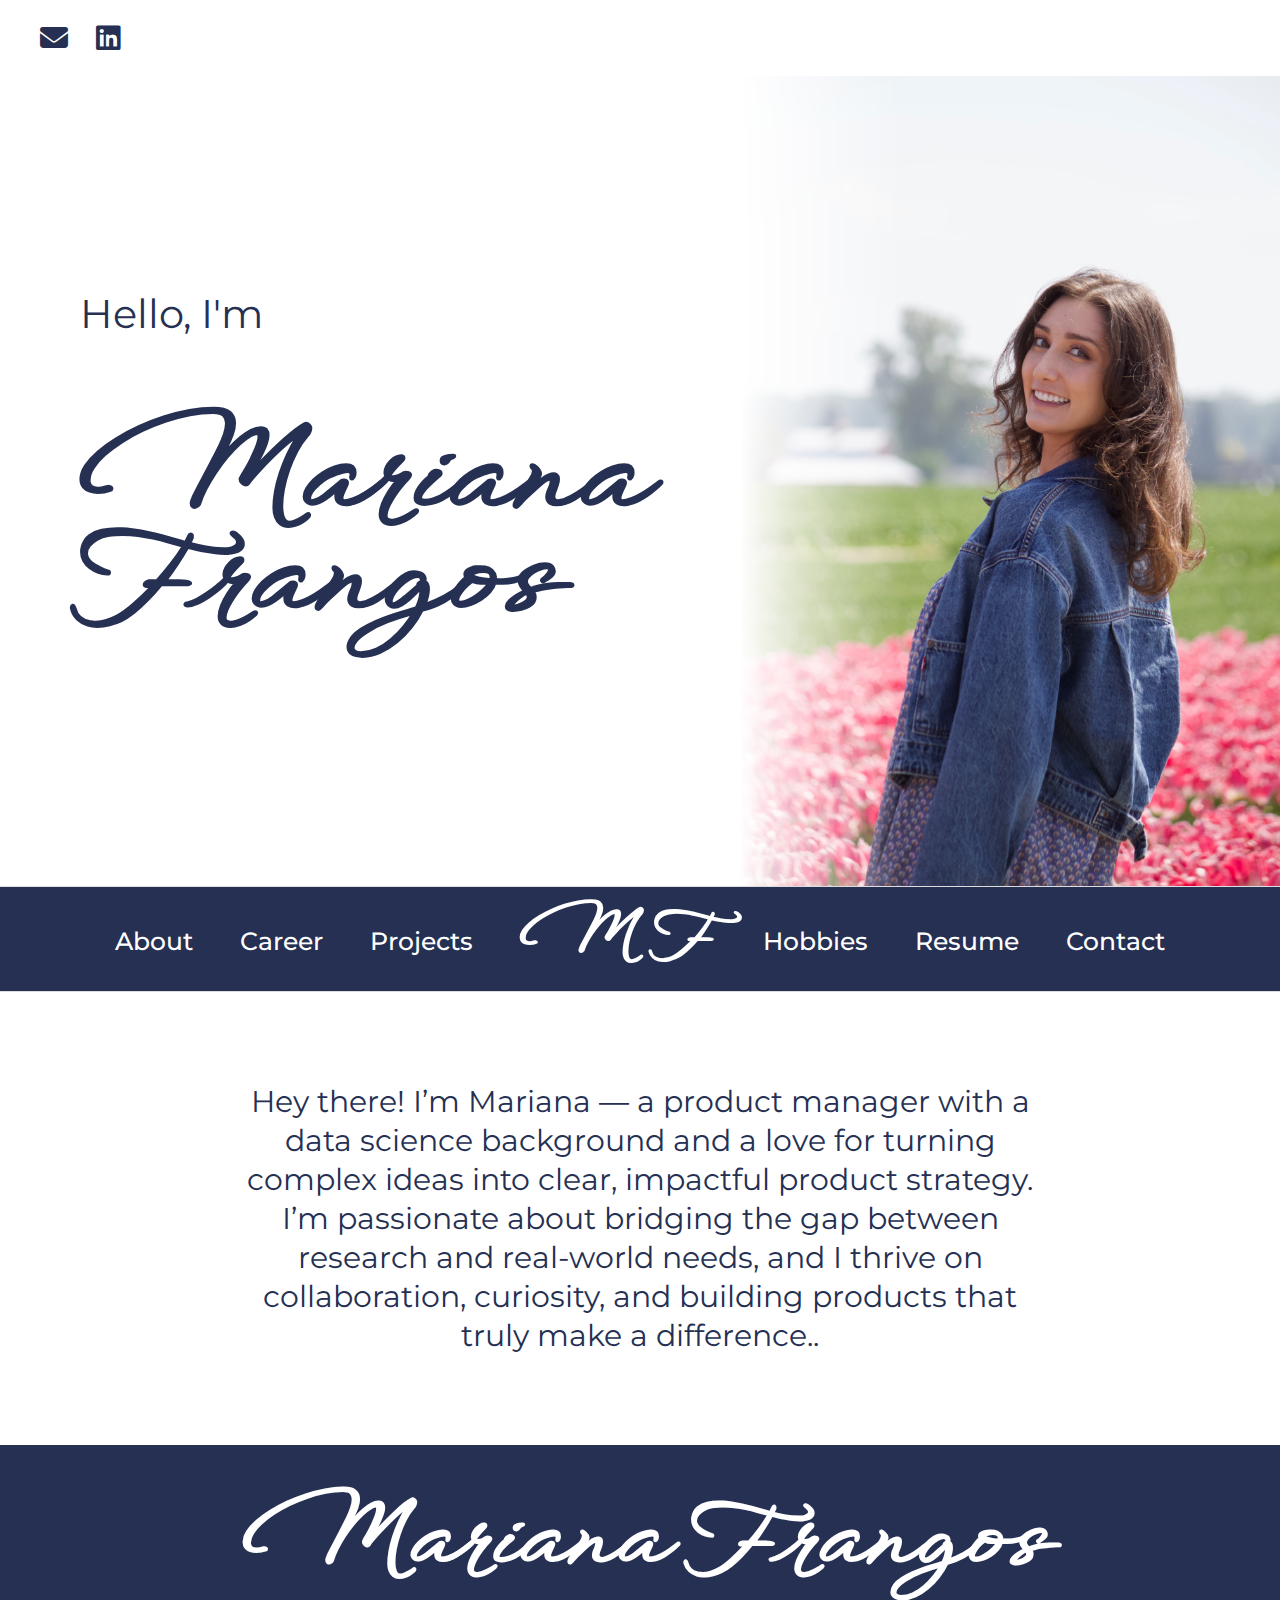
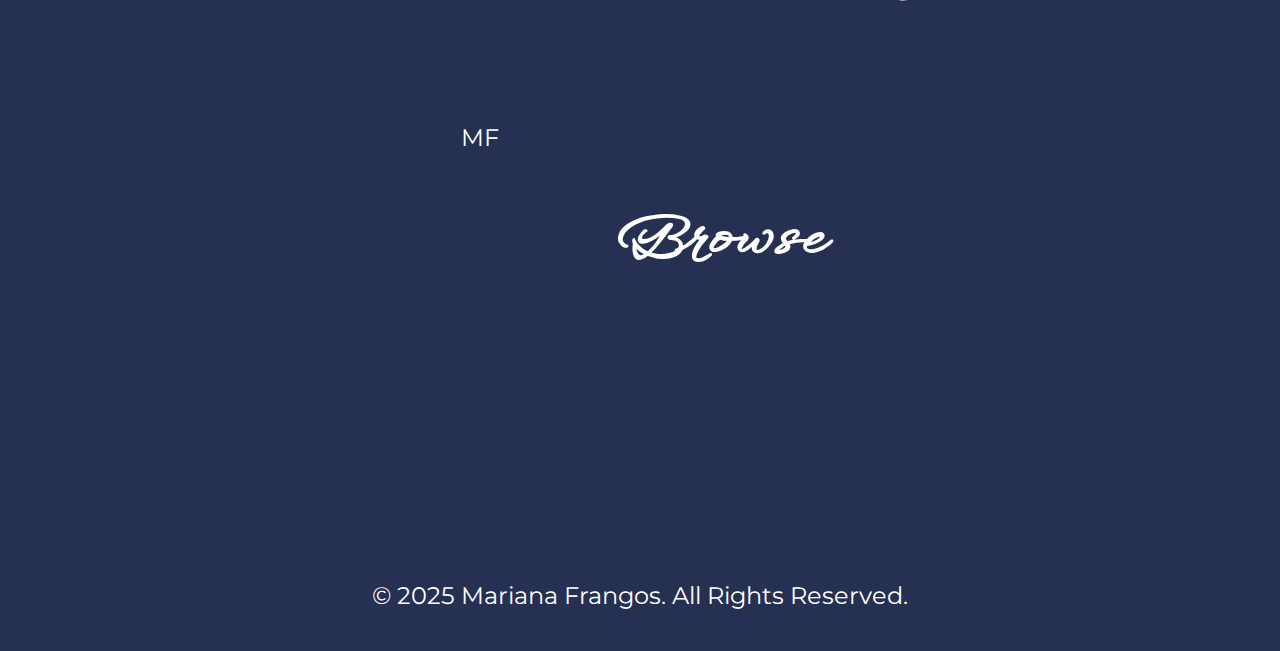
<file: index.html>
<!DOCTYPE html>
<html lang="en">
<head>
  <meta charset="UTF-8" />
  <meta name="viewport" content="width=device-width, initial-scale=1.0" />
  <title>Mariana Frangos</title>
  <link rel="stylesheet" href="style.css" />
  <link href="https://fonts.googleapis.com/css2?family=Montserrat:wght@400;600&family=WindSong&display=swap" rel="stylesheet">
  <link rel="stylesheet" href="https://cdnjs.cloudflare.com/ajax/libs/font-awesome/6.5.0/css/all.min.css" />
</head>
<body>
  <!-- Header with LinkedIn and Email -->
  <header class="top-header">
  <div class="contact-links">
    <a href="mailto:marianafrangos@gmail.com" aria-label="Email">
      <i class="fas fa-envelope"></i>
    </a>
    <a href="https://www.linkedin.com/in/mariana-frangos-423876197/" target="_blank" aria-label="LinkedIn">
      <i class="fab fa-linkedin"></i>
    </a>
  </div>
</header>


  <!-- Hero Section -->
  <section class="hero">
  <div class="hero-text">
    <p class="intro-text">Hello, I'm</p>
    <h1 class="main-name">Mariana Frangos</h1>
  </div>
  <div class="hero-image">
    <img src="IMG_4779.JPG" alt="Mariana Frangos" />
  </div>
</section>


  <!-- Navigation Ribbon -->
  <nav class="nav-ribbon">
    <a href="about.html">About</a>
    <a href="career.html">Career</a>
    <a href="projects.html">Projects</a>
    <span class="initials">M F</span>
    <a href="hobbies.html">Hobbies</a>
    <a href="resume.html">Resume</a>
    <a href="contact.html">Contact</a>
  </nav>

  <!-- Quote / Blurb Section -->
  <section class="blurb">
    <p>Hey there! I’m Mariana — a product manager with a data science background and a love for turning complex ideas into clear, impactful product strategy. I’m passionate about bridging the gap between research and real-world needs, and I thrive on collaboration, curiosity, and building products that truly make a difference..</p>
  </section>

  <!-- Footer -->
  <footer>
    <div class="footer-content">
      <div class="footer-name">Mariana Frangos</div>
      <div class="footer-initials">MF</div>
      <div class="footer-browse">
        <h4>Browse</h4>
        <ul>
          <li><a href="about.html">About</a></li>
          <li><a href="career.html">Career</a></li>
          <li><a href="projects.html">Projects</a></li>
          <li><a href="hobbies.html">Hobbies</a></li>
          <li><a href="resume.html">Resume</a></li>
          <li><a href="contact.html">Contact</a></li>
        </ul>
      </div>
    </div>
    <div class="footer-bottom">&copy; 2025 Mariana Frangos. All Rights Reserved.</div>
  </footer>
</body>
</html>
</file>
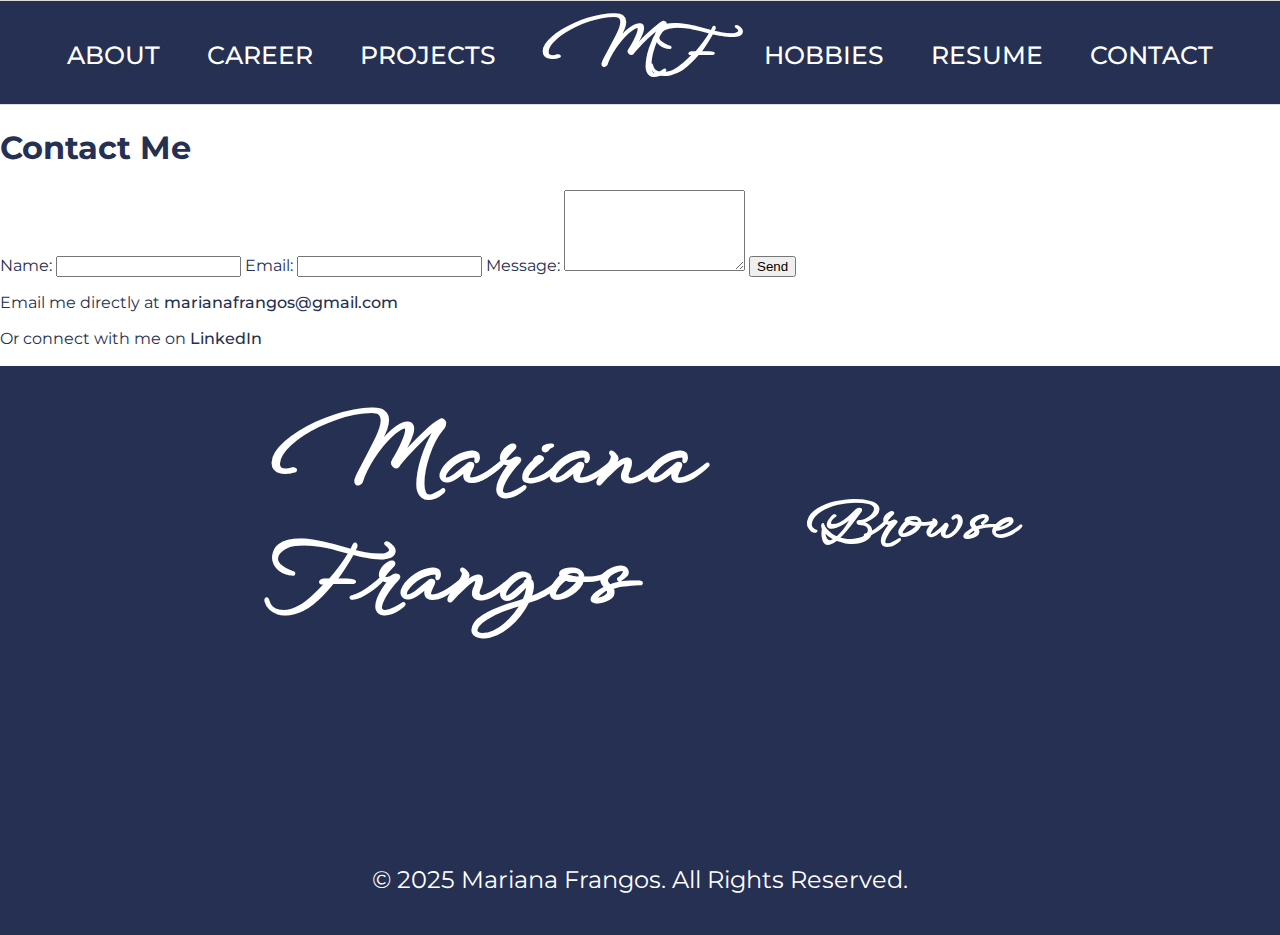
<file: contact.html>
<!DOCTYPE html>
<html lang="en">
<head>
  <meta charset="UTF-8" />
  <meta name="viewport" content="width=device-width, initial-scale=1.0" />
  <title>About — Mariana Frangos</title>
  <link rel="stylesheet" href="style.css" />
  <link href="https://fonts.googleapis.com/css2?family=Montserrat:wght@400;600&family=WindSong&display=swap" rel="stylesheet" />
  <link rel="stylesheet" href="https://cdnjs.cloudflare.com/ajax/libs/font-awesome/6.5.0/css/all.min.css" />
</head>
<body>

  <!-- Navbar -->
  <nav class="nav-ribbon">
    <a href="about.html">ABOUT</a>
    <a href="career.html">CAREER</a>
    <a href="projects.html">PROJECTS</a>
    <a href="index.html" class="initials">MF</a>
    <a href="hobbies.html">HOBBIES</a>
    <a href="resume.html">RESUME</a>
    <a href="contact.html">CONTACT</a>
  </nav>

  <!-- Main content -->
    <h1>Contact Me</h1>
    
    <!-- Contact form -->
<form action="mailto:marianafrangos@gmail.com" method="POST" enctype="text/plain">
  <label for="name">Name:</label>
  <input type="text" id="name" name="name" required />

  <label for="email">Email:</label>
  <input type="email" id="email" name="email" required />

  <label for="message">Message:</label>
  <textarea id="message" name="message" rows="5" required></textarea>

  <button type="submit">Send</button>
</form>

    <!-- Or contact directly -->
   <div class="contact-links-contact">
  <p>Email me directly at <a href="mailto:marianafrangos@gmail.com">marianafrangos@gmail.com</a></p>
  <p>Or connect with me on <a href="https://www.linkedin.com/in/mariana-frangos-423876197/" target="_blank">LinkedIn</a></p>
</div>

  <!-- Footer -->
<footer>
    <div class="footer-content">
      <div class="footer-name">Mariana <br>Frangos</div>
      <div class="footer-browse">
        <h4>Browse</h4>
        <ul>
          <li><a href="about.html">ABOUT</a></li>
          <li><a href="career.html">CAREER</a></li>
          <li><a href="projects.html">PROJECTS</a></li>
          <li><a href="hobbies.html">HOBBIES</a></li>
          <li><a href="resume.html">RESUME</a></li>
          <li><a href="contact.html">CONTACT</a></li>
        </ul>
      </div>
    </div>
    <div class="footer-bottom">&copy; 2025 Mariana Frangos. All Rights Reserved.</div>
  </footer>

</body>
</html>
</file>
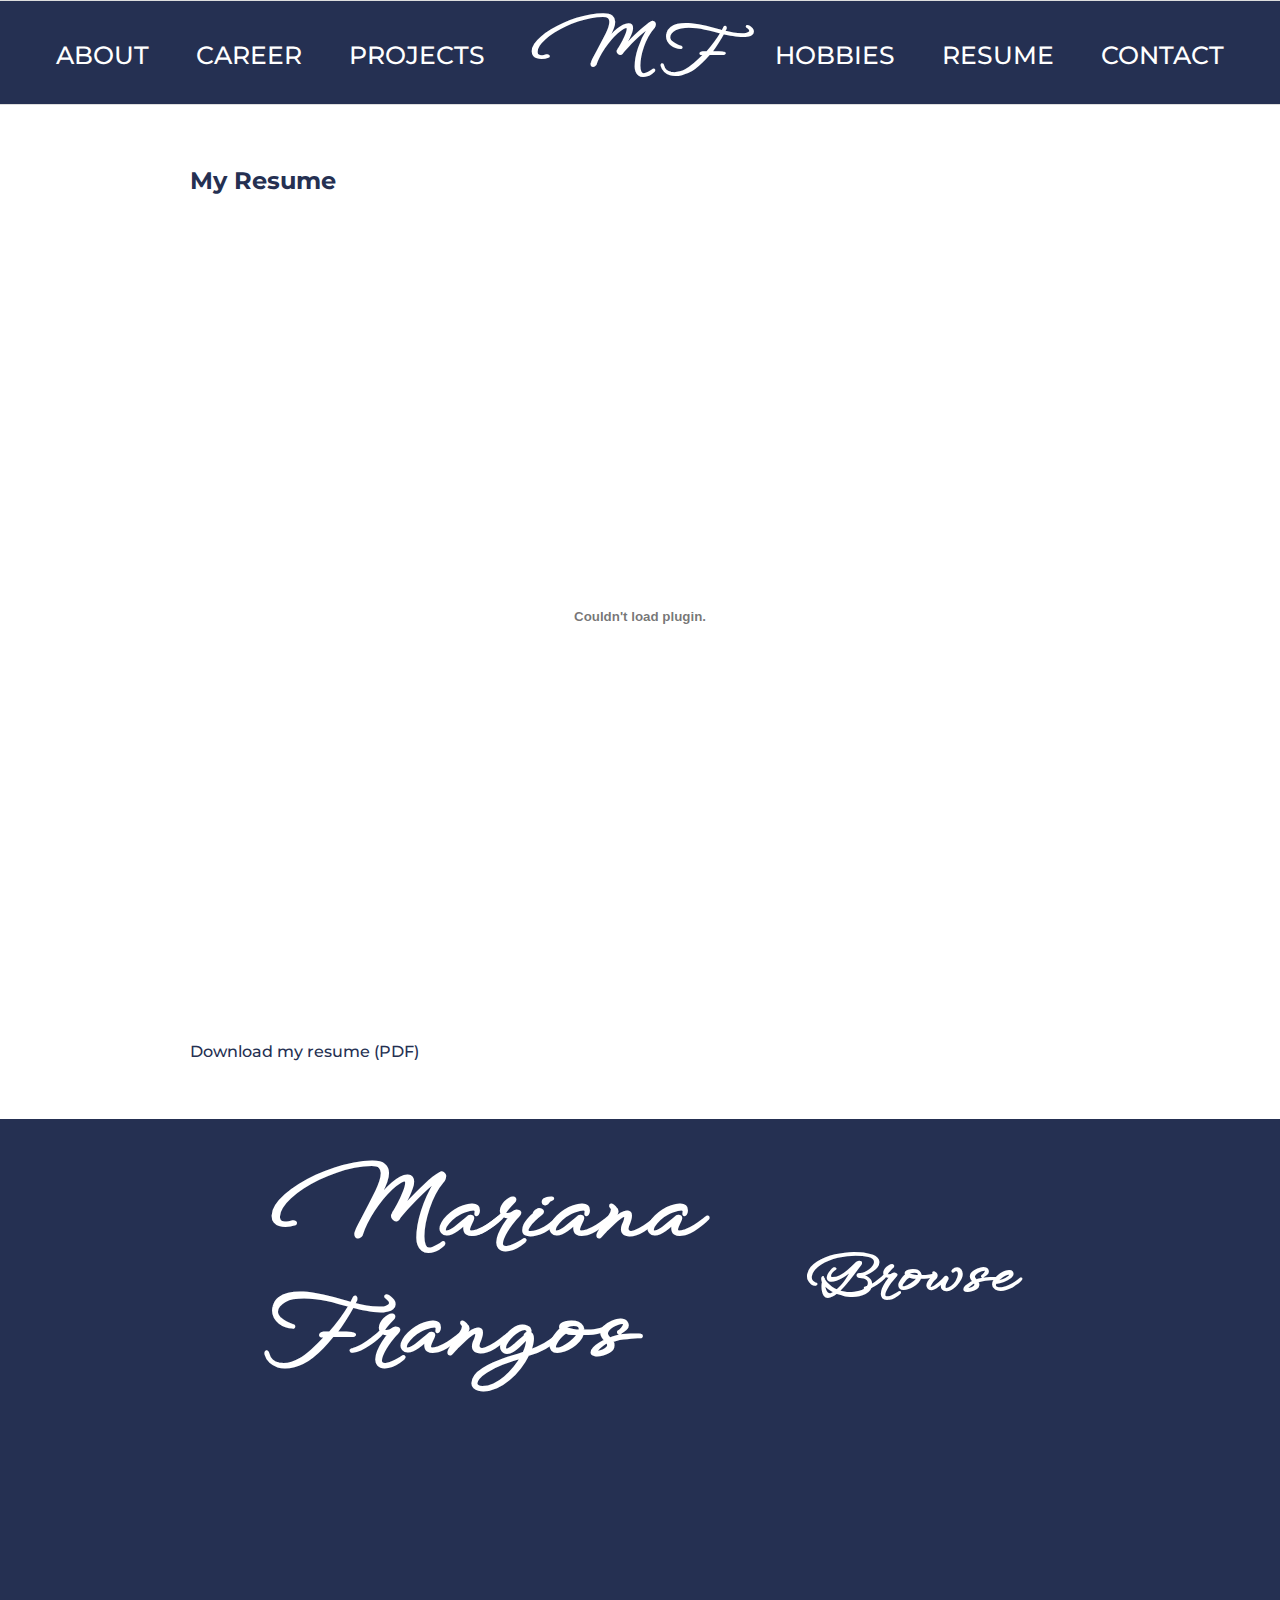
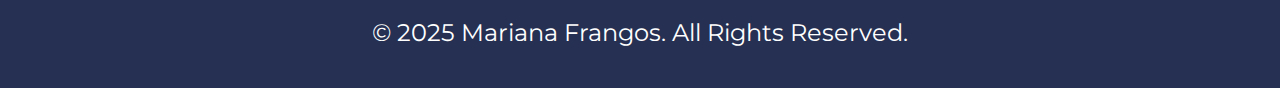
<file: resume.html>
<!DOCTYPE html>
<html lang="en">
<head>
  <meta charset="UTF-8" />
  <meta name="viewport" content="width=device-width, initial-scale=1.0" />
  <title>Resume - Mariana Frangos</title>
  <link rel="stylesheet" href="style.css" />
  <link href="https://fonts.googleapis.com/css2?family=Montserrat:wght@400;600&family=WindSong&display=swap" rel="stylesheet">
  <link rel="stylesheet" href="https://cdnjs.cloudflare.com/ajax/libs/font-awesome/6.5.0/css/all.min.css" />
</head>
<body>

  <!-- Navigation Ribbon -->
  <nav class="nav-ribbon">
    <a href="about.html">ABOUT</a>
    <a href="career.html">CAREER</a>
    <a href="projects.html">PROJECTS</a>
    <a href="index.html" class="initials" aria-label="Home">M F</a>
    <a href="hobbies.html">HOBBIES</a>
    <a href="resume.html">RESUME</a>
    <a href="contact.jsx">CONTACT</a>
  </nav>

  <!-- Main Resume Section -->
  <main style="padding: 40px; max-width: 900px; margin: 0 auto;">
    <h2>My Resume</h2>
    <!-- Embed the resume PDF so users can view it -->
    <embed src="MarianaIFrangosResume.pdf" type="application/pdf" width="100%" height="800px" />
    
    <!-- Download link for convenience -->
    <p style="margin-top: 20px;">
      <a href="MarianaIFrangosResume.pdf" download>
        Download my resume (PDF)
      </a>
    </p>
  </main>

  <!-- Footer -->
  <footer>
    <div class="footer-content">
      <div class="footer-name">Mariana <br>Frangos</div>
      <div class="footer-browse">
        <h4>Browse</h4>
        <ul>
          <li><a href="about.html">ABOUT</a></li>
          <li><a href="career.html">CAREER</a></li>
          <li><a href="projects.html">PROJECTS</a></li>
          <li><a href="hobbies.html">HOBBIES</a></li>
          <li><a href="resume.html">RESUME</a></li>
          <li><a href="contact.jsx">CONTACT</a></li>
        </ul>
      </div>
    </div>
    <div class="footer-bottom">&copy; 2025 Mariana Frangos. All Rights Reserved.</div>
  </footer>
</body>
</html>
</file>
<file: style.css>
/* style.css */ 

body {
  margin: 0;
  font-family: 'Montserrat', sans-serif;
  background-color: #ffffff;
  color: #253052;
  line-height: 1.3;
}

a {
  text-decoration: none;
  color: #253052;
  font-weight: 500;
}

a:hover {
  color: #f5416b;
}

.top-header {
  padding: 20px 40px;
  display: flex;
  justify-content: flex-start;
  font-size: 14px;
}

/* --- CONTACT ICON STYLES --- */
.contact-links a {
  margin-right: 20px;
  font-size: 28px;
  color: #253052;
  transition: color 0.3s ease;
}

.contact-links a:hover {
  color: #f5416b;
}

.hero {
  display: flex;
  height: 90vh;
  overflow: hidden;
}

/* Left side: text */
.hero-text {
  flex: 1;
  padding: 80px;
  z-index: 2;
  background-color: white;
  display: flex;
  flex-direction: column;
  justify-content: center;
}

/* Keep your existing styles for text size */
.hero-text .intro-text {
  font-family: 'Montserrat', sans-serif;
  font-size: 40px;
  color: #253052;
  margin-bottom: 10px;
}

.hero-text .main-name {
  font-family: 'WindSong', serif;
  font-size: 120px;
  font-weight: 800;
  line-height: .85;
  color: #253052;
}

/* Right side: image container */
.hero-image {
  flex: 1;
  position: relative;
  height: 100%;
  display: flex;
  justify-content: flex-end; /* ensures the image aligns right */
  align-items: center;
  overflow: hidden;
}

/* Image fills the container and fades to the left */
.hero-image img {
  height: 100%;
  width: auto;
  object-fit: cover;
  mask-image: linear-gradient(to left, black 70%, transparent 100%);
  -webkit-mask-image: linear-gradient(to left, black 70%, transparent 100%);
}


.nav-ribbon {
  background-color: #253052;
  padding: 10px 0;
  text-align: center;
  font-weight: 700;
  font-size: 25px;
  border-top: 1px solid #ddd;
  border-bottom: 1px solid #ddd;
}

.nav-ribbon a,
.nav-ribbon .initials {
  margin: 0 20px;
  white-space: nowrap;
  color: #ffffff;
}

.nav-ribbon .initials {
  font-family: 'WindSong', serif;
  font-size: 64px;
  font-weight: 900;
}

.blurb {
  text-align: center;
  padding: 60px 40px;
  font-size: 30px;
  max-width: 800px;
  margin: 0 auto;
  color: #253052;
}

footer {
  background-color: #253052;
  padding: 40px;
  font-size: 24px;
  color: #ffffff;
}

.footer-content {
  display: flex;
  flex-direction: row;
  justify-content: center;
  align-items: flex-start;
  gap: 120px;
  flex-wrap: wrap;
  max-width: 800px;
  margin: 0 auto;
  color: #ffffff;
}

.footer-name {
  font-family: 'WindSong', serif;
  font-size: 90px;
  font-weight: 800;
  color: #ffffff;
}

.footer-browse h4 {
  font-family: 'WindSong', serif;
  font-size: 60px;
  margin-bottom: 10px;
  font-weight: 600;
  color: #ffffff;
}

.footer-browse ul {
  list-style: none;
  padding: 0;
  color: #ffffff;
}

.footer-browse li {
  margin: 5px 0;
  color: #ffffff;
}

.footer-bottom {
  text-align: center;
  margin-top: 40px;
  color: #ffffff;
}

.contact-section {
  max-width: 600px;
  margin: 4rem auto;
  padding: 1rem;
}

.contact-section form {
  display: flex;
  flex-direction: column;
  gap: 1rem;
}

.contact-section input,
.contact-section textarea {
  width: 100%;
  padding: 0.75rem;
  border: 1px solid #ccc;
  border-radius: 6px;
  font-size: 1rem;
}

.contact-info {
  margin-top: 2rem;
  font-size: 1rem;
}

.contact-section button {
  padding: 0.75rem 1.5rem;
  background-color: #253052;
  color: white;
  border: none;
  border-radius: 6px;
  font-size: 1rem;
  cursor: pointer;
  transition: background-color 0.3s ease;
}

.contact-section button:hover {
  background-color: #f5416b;
}

@media (max-width: 768px) {
  /* Stack hero section vertically */
  .hero {
    flex-direction: column;
    height: auto;
  }

  .hero-text {
    padding: 40px 20px;
    text-align: center;
  }

  .hero-text .intro-text {
    font-size: 24px;
  }

  .hero-text .main-name {
    font-size: 60px;
  }

  .hero-image {
    justify-content: center;
  }

  .hero-image img {
    width: 100%;
    height: auto;
    mask-image: none;
    -webkit-mask-image: none;
  }

  .nav-ribbon {
    font-size: 14px;
  }

  .nav-ribbon .initials {
    font-size: 30px;
  }

  .blurb {
    font-size: 20px;
    padding: 30px 20px;
  }

  .footer-content {
    flex-direction: column;
    align-items: center;
    text-align: center;
  }

  .footer-name {
    font-size: 60px;
  }

  .footer-browse h4 {
    font-size: 40px;
  }

  footer {
    font-size: 16px;
  }

  .contact-section {
    padding: 1rem;
    margin: 2rem 0;
  }
}
</file>
